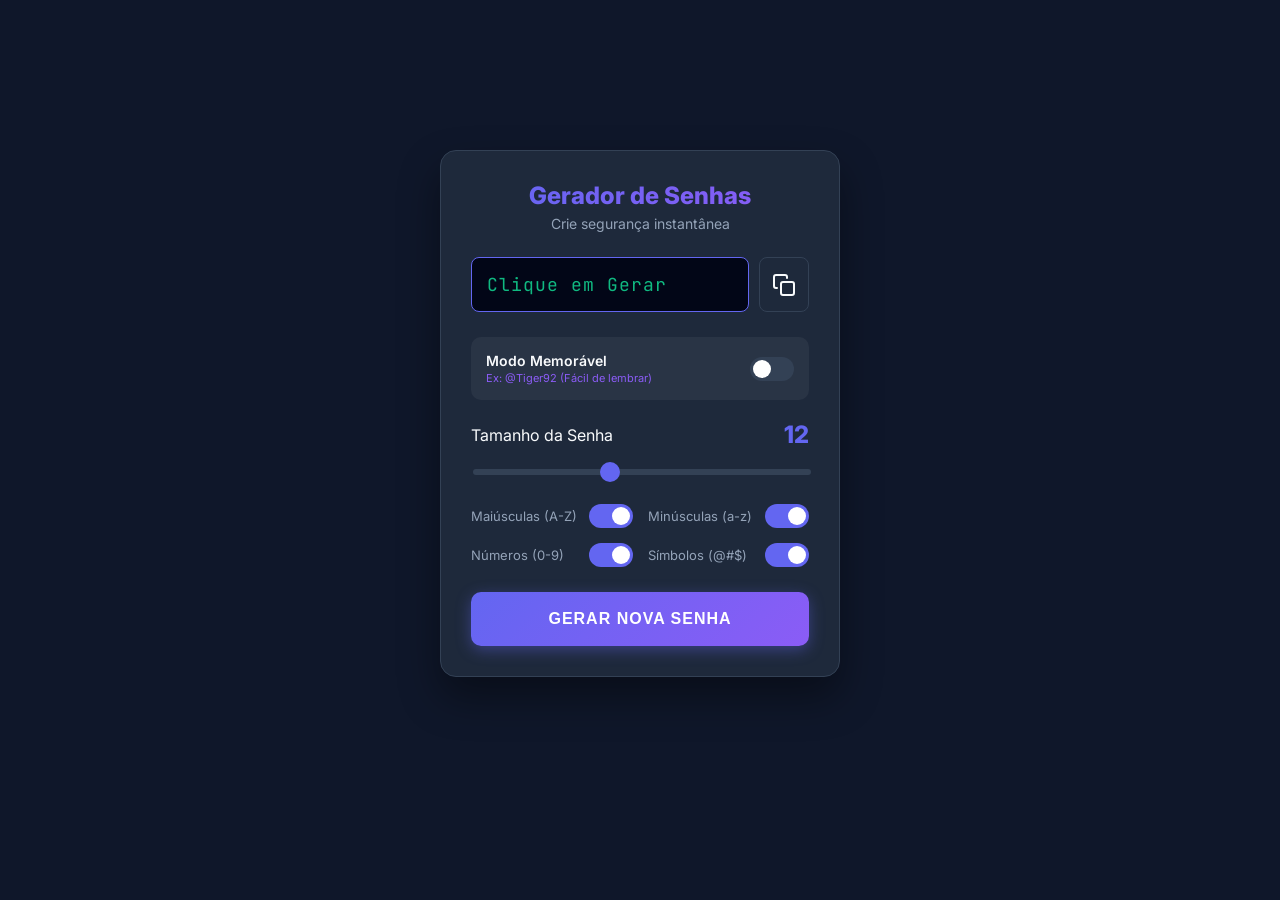
<file: CyberKey/index.html>
<!DOCTYPE html>
<html lang="pt-BR">
<head>
    <meta charset="UTF-8">
    <meta name="viewport" content="width=device-width, initial-scale=1.0">
    <title>Gerador de Senhas PRO</title>
    <link rel="stylesheet" href="index.css">
    <link href="https://fonts.googleapis.com/css2?family=Inter:wght@400;600;800&family=JetBrains+Mono:wght@500&display=swap" rel="stylesheet">
</head>
<body>

    <div class="ad-banner"></div>

    <div class="main-layout">
        
        <aside class="ad-vertical"><br></aside>

        <main class="container">
            <header>
                <h2>Gerador de Senhas</h2>
                <p>Crie segurança instantânea</p>
            </header>
            
            <div class="result-wrapper">
                <div class="result-box">
                    <span id="result">Clique em Gerar</span>
                </div>
                <button class="btn-copy" id="clipboard" title="Copiar">
                    <svg width="24" height="24" viewBox="0 0 24 24" fill="none" stroke="currentColor" stroke-width="2" stroke-linecap="round" stroke-linejoin="round"><rect x="9" y="9" width="13" height="13" rx="2" ry="2"></rect><path d="M5 15H4a2 2 0 0 1-2-2V4a2 2 0 0 1 2-2h9a2 2 0 0 1 2 2v1"></path></svg>
                </button>
            </div>

            <div class="settings">
                
                <div class="setting-card highlight-card">
                    <div class="setting-info">
                        <label>Modo Memorável</label>
                        <small>Ex: @Tiger92 (Fácil de lembrar)</small>
                    </div>
                    <label class="switch">
                        <input type="checkbox" id="memorable-mode">
                        <span class="slider round"></span>
                    </label>
                </div>

                <div class="length-control">
                    <div class="length-header">
                        <label>Tamanho da Senha</label>
                        <span id="length-val">12</span>
                    </div>
                    <input type="range" id="length-slider" min="4" max="24" value="12">
                    <input type="number" id="length" min="4" max="24" value="12" style="display:none;"> 
                </div>

                <div class="options-grid">
                    <div class="setting-item">
                        <label class="switch-label">Maiúsculas (A-Z)</label>
                        <label class="switch">
                            <input type="checkbox" id="uppercase" checked>
                            <span class="slider round"></span>
                        </label>
                    </div>

                    <div class="setting-item">
                        <label class="switch-label">Minúsculas (a-z)</label>
                        <label class="switch">
                            <input type="checkbox" id="lowercase" checked>
                            <span class="slider round"></span>
                        </label>
                    </div>

                    <div class="setting-item">
                        <label class="switch-label">Números (0-9)</label>
                        <label class="switch">
                            <input type="checkbox" id="numbers" checked>
                            <span class="slider round"></span>
                        </label>
                    </div>

                    <div class="setting-item">
                        <label class="switch-label">Símbolos (@#$)</label>
                        <label class="switch">
                            <input type="checkbox" id="symbols" checked>
                            <span class="slider round"></span>
                        </label>
                    </div>
                </div>
            </div>

            <button class="btn-generate" id="generate">GERAR NOVA SENHA</button>
        </main>

        <aside class="ad-vertical"><br></aside>
    </div>

    <div class="ad-banner"></div>

    <script src="index.js"></script>
    <script>
        const slider = document.getElementById('length-slider');
        const numberInput = document.getElementById('length');
        const displaySpan = document.getElementById('length-val');

        // Quando mexe no slider, atualiza o input escondido e o numero na tela
        slider.oninput = function() {
            numberInput.value = this.value;
            displaySpan.textContent = this.value;
        }
        // Garante sincronia inicial
        numberInput.value = slider.value;
    </script>
</body>
</html>
</file>
<file: CyberKey/index.css>
* {
    box-sizing: border-box;
}

:root {
    --bg-color: #0f172a;
    --card-bg: #1e293b;
    --primary: #6366f1; /* Indigo moderno */
    --accent: #8b5cf6;  /* Roxo */
    --text-main: #f8fafc;
    --text-muted: #94a3b8;
    --success: #10b981;
    --border: #334155;
}

body {
    font-family: 'Inter', sans-serif;
    background-color: var(--bg-color);
    color: var(--text-main);
    margin: 0;
    display: flex;
    flex-direction: column;
    align-items: center;
    justify-content: center;
    min-height: 100vh;
}

/* Banners de Anúncio */
.ad-banner {
    width: 100%;
    max-width: 780px;
    height: 90px;
    display: flex;
    align-items: center;
    justify-content: center;
    font-size: 12px;
    margin: 20px 0;
    flex-shrink: 0;
}
.ad-vertical {
    width: 160px;
    height: 600px;
    display: flex;
    align-items: center;
    justify-content: center; 
    text-align: center;
    font-size: 12px;
}

/* Layout Principal */
.main-layout {
    display: flex;
    gap: 30px; width:100%;
    max-width: 1400px;
    justify-content: center;
    align-items: flex-start;
    padding: 0 20px;
    box-sizing: border-box;
}

/* --- O CONTAINER BONITO --- */
.container {
    background-color: var(--card-bg);
    width: 400px;
    padding: 30px;
    border-radius: 16px;
    box-shadow: 0 20px 40px rgba(0,0,0,0.4);
    border: 1px solid var(--border);
    flex-shrink: 0;
}

header { text-align: center; margin-bottom: 25px; }
h2 { margin: 0; font-weight: 800; font-size: 24px; background: linear-gradient(to right, var(--primary), var(--accent)); -webkit-background-clip: text; -webkit-text-fill-color: transparent; }
p { margin: 5px 0 0; color: var(--text-muted); font-size: 14px; }

/* --- CAIXA DE RESULTADO --- */
.result-wrapper {
    display: flex; gap: 10px; margin-bottom: 25px;
}
.result-box {
    background: #020617; flex-grow: 1; padding: 15px;
    border-radius: 8px; border: 1px solid var(--primary);
    display: flex; align-items: center; overflow: hidden;
}
#result {
    font-family: 'JetBrains Mono', monospace; font-size: 18px; color: var(--success);
    letter-spacing: 1px; width: 100%; word-break: break-all;
}
.btn-copy {
    background: var(--card-bg); border: 1px solid var(--border);
    color: var(--text-main); border-radius: 8px; width: 50px;
    cursor: pointer; transition: all 0.2s; display: flex; align-items: center; justify-content: center;
}
.btn-copy:hover { background: var(--primary); border-color: var(--primary); }

/* --- CONTROLES E SWITCHES --- */
.setting-card {
    background: rgba(255,255,255,0.05); padding: 15px; border-radius: 10px;
    display: flex; justify-content: space-between; align-items: center; margin-bottom: 20px;
}
.setting-info { display: flex; flex-direction: column; }
.setting-info label { font-weight: 600; font-size: 14px; }
.setting-info small { color: var(--accent); font-size: 11px; margin-top: 2px; }

/* Slider de Tamanho */
.length-control { margin-bottom: 25px; }
.length-header { display: flex; justify-content: space-between; align-items: center; margin-bottom: 10px; }
#length-val { font-size: 24px; font-weight: 800; color: var(--primary); }
input[type=range] {
    width: 100%; -webkit-appearance: none; height: 6px; background: var(--border);
    border-radius: 5px; outline: none;
}
input[type=range]::-webkit-slider-thumb {
    -webkit-appearance: none; width: 20px; height: 20px; background: var(--primary);
    border-radius: 50%; cursor: pointer; transition: .2s;
}
input[type=range]::-webkit-slider-thumb:hover { transform: scale(1.2); }

/* Grade de Opções */
.options-grid { display: grid; grid-template-columns: 1fr 1fr; gap: 15px; }
.setting-item { display: flex; justify-content: space-between; align-items: center; }
.switch-label { font-size: 13px; color: var(--text-muted); }

/* O Switch (Estilo iPhone) */
.switch { position: relative; display: inline-block; width: 44px; height: 24px; }
.switch input { opacity: 0; width: 0; height: 0; }
.slider { position: absolute; cursor: pointer; top: 0; left: 0; right: 0; bottom: 0; background-color: #334155; transition: .4s; border-radius: 34px; }
.slider:before { position: absolute; content: ""; height: 18px; width: 18px; left: 3px; bottom: 3px; background-color: white; transition: .4s; border-radius: 50%; }
input:checked + .slider { background-color: var(--primary); }
input:checked + .slider:before { transform: translateX(20px); }

/* --- BOTÃO GERAR --- */
.btn-generate {
    width: 100%; padding: 18px; margin-top: 25px; border: none; border-radius: 10px;
    background: linear-gradient(135deg, var(--primary), var(--accent));
    color: white; font-weight: 800; font-size: 16px; letter-spacing: 1px;
    cursor: pointer; transition: all 0.3s; box-shadow: 0 4px 15px rgba(99, 102, 241, 0.4);
}
.btn-generate:hover { transform: translateY(-2px); box-shadow: 0 8px 25px rgba(99, 102, 241, 0.6); }
.btn-generate:active { transform: scale(0.98); }

/* Responsividade */
@media (max-width: 900px) { .ad-vertical { display: none; } .main-layout { flex-direction: column; align-items: center; } .container { width: 100%; max-width: 360px; } }
</file>
